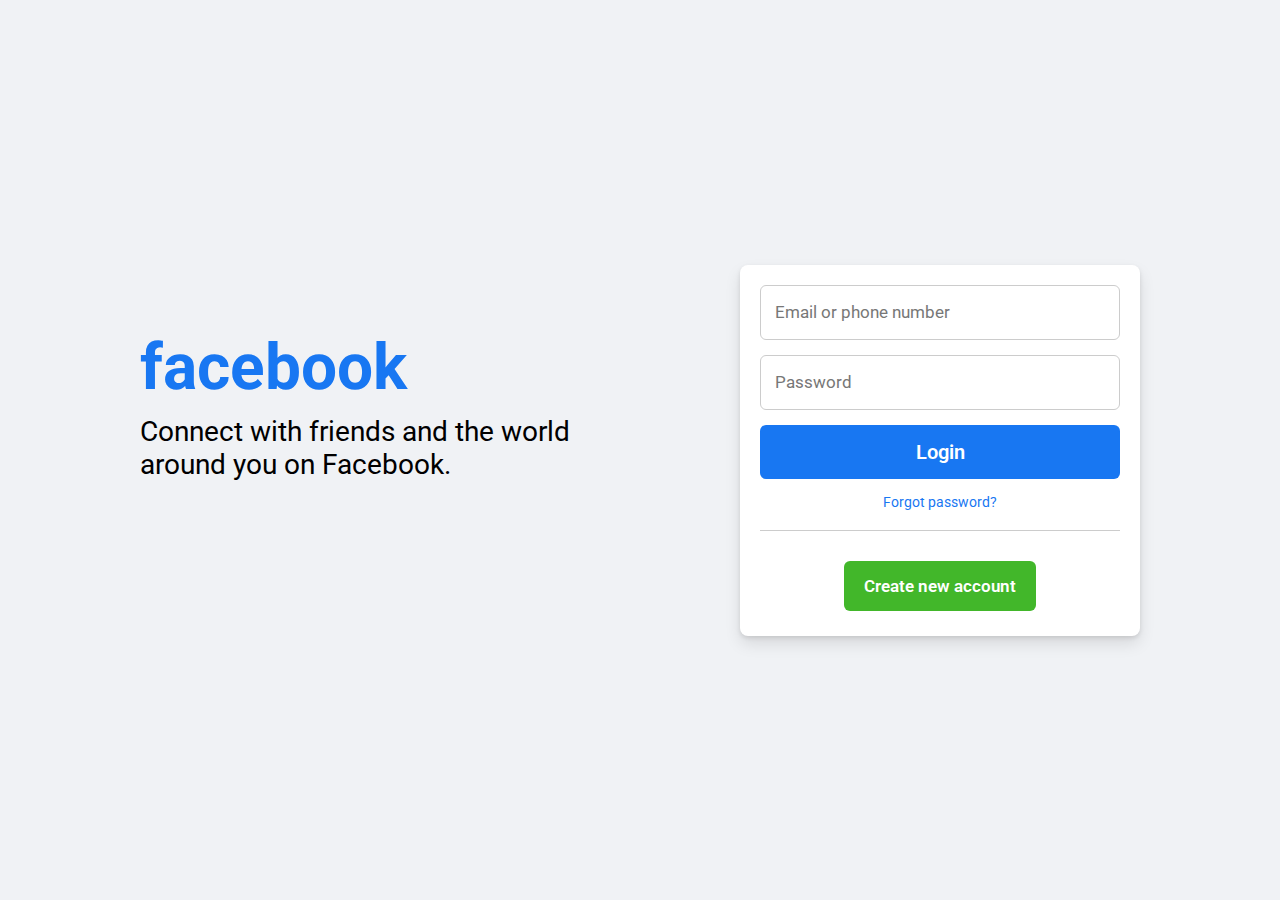
<file: FB-interface/index.html>
<!DOCTYPE html>
<!--DONE BY PRAMODH MANTRI -->
<html lang="en">
  <head>
    <meta charset="UTF-8">
    <meta name="viewport" content="width=device-width, initial-scale=1.0">
    <title>Facebook Login Page | MANTRI CODE</title>
    <link rel="stylesheet" href="style.css">
  </head>
  <body>
    <div class="container flex">
      <div class="facebook-page flex">
        <div class="text">
          <h1>facebook</h1>
          <p>Connect with friends and the world </p>
          <p> around you on Facebook.</p>
        </div>
        <form action="#">
          <input type="email" placeholder="Email or phone number" required>
          <input type="password" placeholder="Password" required>
          <div class="link">
            <button type="submit" class="login">Login</button>
            <a href="#" class="forgot">Forgot password?</a>
          </div>
          <hr>
          <div class="button">
            <a href="#">Create new account</a>
          </div>
        </form>
      </div>
    </div>
  </body>
</html>
</file>
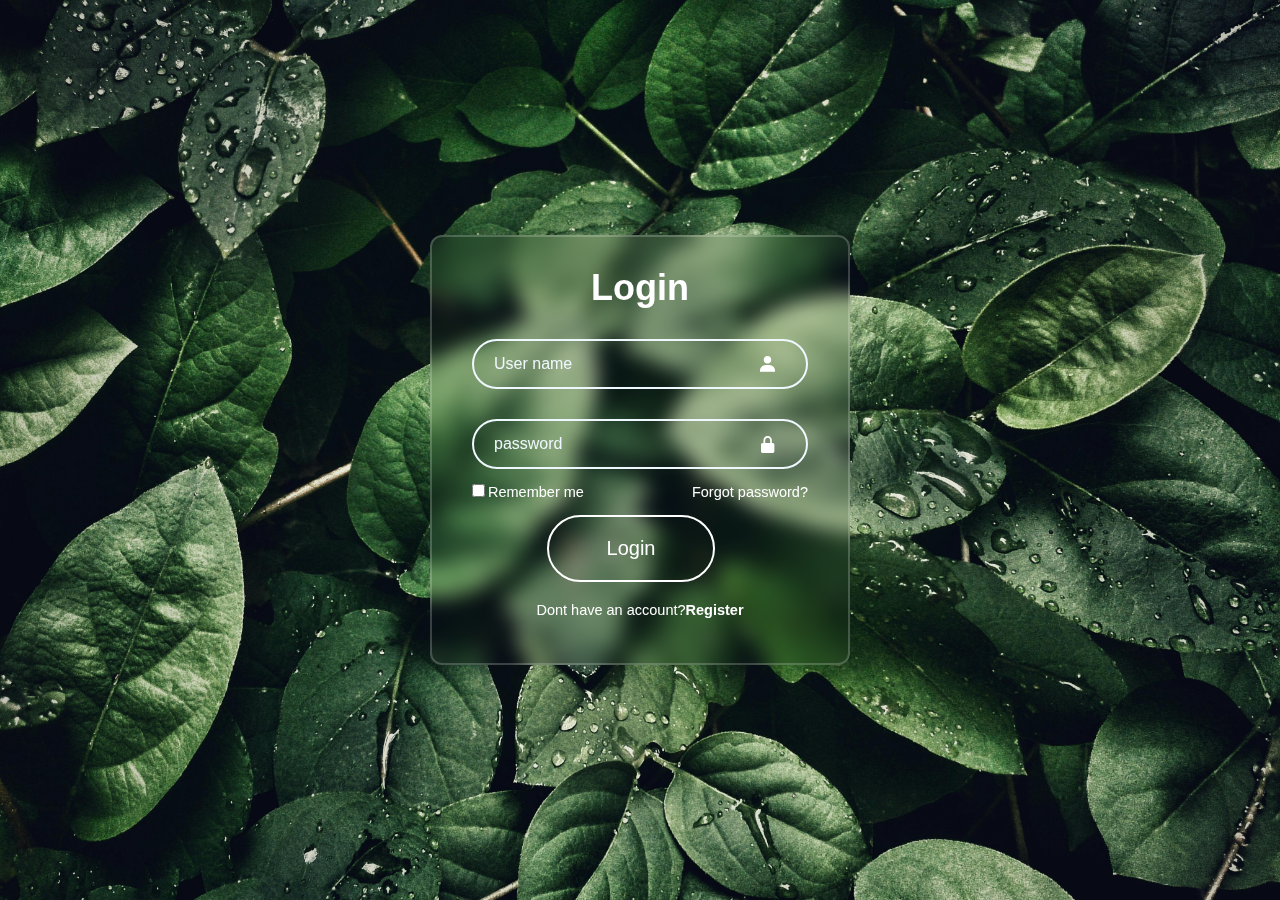
<file: login user/index.html>
<!DOCTYPE html>
<html lang="en">
<head>
    <meta charset="UTF-8">
    <meta name="viewport" content="width=device-width, initial-scale=1.0">
    <title>Document</title>
    <link rel="stylesheet" href="style.css">
    <link href='https://unpkg.com/boxicons@2.1.4/css/boxicons.min.css' rel='stylesheet'>
</head>
<body>
    <div class="wrapper">
        <form action=" ">
            <h1>Login</h1>
            <div class="input-box">
                <input type="text" placeholder="User name">
                <i class='bx bxs-user'></i>
            </div>
            <div class="input-box">
                <input type="password" placeholder="password">
                <i class='bx bxs-lock-alt'></i>
            </div>
            <div class="remember-forget">
                <label><input type="checkbox">Remember me</label>
                <a href="#">Forgot password?</a>
            </div>
            <button type="submit" class="btn">Login</button>
            <div class="register-link">
                <p>Dont have an account?<a href="#">Register</a></p>
            </div>
        </form>
    </div>
</body>
</html>
</file>
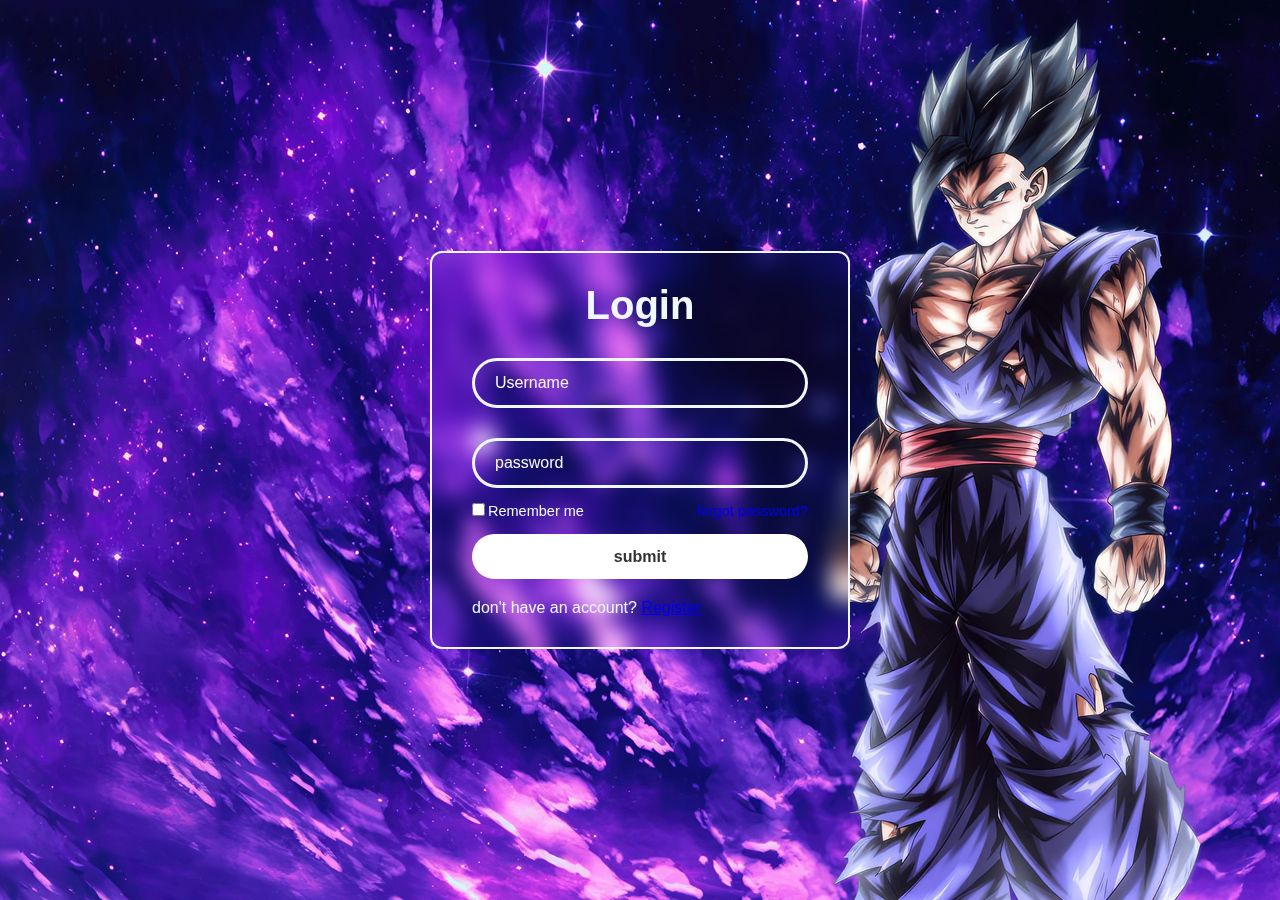
<file: unik login page/index.html>
<!DOCTYPE html>
<html lang="en">
<head>
    <link rel="stylesheet" href="style.css">
</head>
<body>
    <div class="login-body">
        <form action=" ">
            <h1>Login</h1>
            <div class="input-box">
                <input type="text" placeholder="Username">
            </div>
            <div class="input-box">
                <input type="pswd" placeholder="password">
            </div>
            <div class="remember-forget">
                <label><input type="checkbox">Remember me</label>
                <a href="#">forgot password?</a>
            </div>
            <button type="button" class="btn"> submit</button>
            <div class="para">
                <p>don't have an account? <a href="#">Register</a></p>
            </div>
        </form>
    </div>
    
</body>
</html>
</file>
<file: FB-interface/style.css>
@import url('https://fonts.googleapis.com/css2?family=Roboto:wght@300;400;500;700&display=swap');

* {
  margin: 0;
  padding: 0;
  box-sizing: border-box;
  font-family: 'Roboto', sans-serif;
}

.flex {
  display: flex;
  align-items: center;
}

.container {
  padding: 0 15px;
  min-height: 100vh;
  justify-content: center;
  background: #f0f2f5;
}

.facebook-page {
  justify-content: space-between;
  max-width: 1000px;
  width: 100%;
}

.facebook-page .text {
  margin-bottom: 90px;
}

.facebook-page h1 {
  color: #1877f2;
  font-size: 4rem;
  margin-bottom: 10px;
}

.facebook-page p {
  font-size: 1.75rem;
  white-space: nowrap;
}

form {
  display: flex;
  flex-direction: column;
  background: #fff;
  border-radius: 8px;
  padding: 20px;
  box-shadow: 0 2px 4px rgba(0, 0, 0, 0.1),
    0 8px 16px rgba(0, 0, 0, 0.1);
  max-width: 400px;
  width: 100%;
}

form input {
  height: 55px;
  width: 100%;
  border: 1px solid #ccc;
  border-radius: 6px;
  margin-bottom: 15px;
  font-size: 1rem;
  padding: 0 14px;
}

form input:focus {
  outline: none;
  border-color: #1877f2;
}

::placeholder {
  color: #777;
  font-size: 1.063rem;
}

.link {
  display: flex;
  flex-direction: column;
  text-align: center;
  gap: 15px;
}

.link .login {
  border: none;
  outline: none;
  cursor: pointer;
  background: #1877f2;
  padding: 15px 0;
  border-radius: 6px;
  color: #fff;
  font-size: 1.25rem;
  font-weight: 600;
  transition: 0.2s ease;
}

.link .login:hover {
  background: #0d65d9;
}

form a {
  text-decoration: none;
}

.link .forgot {
  color: #1877f2;
  font-size: 0.875rem;
}

.link .forgot:hover {
  text-decoration: underline;
}

hr {
  border: none;
  height: 1px;
  background-color: #ccc;
  margin-bottom: 20px;
  margin-top: 20px;
}

.button {
  margin-top: 25px;
  text-align: center;
  margin-bottom: 20px;
}

.button a {
  padding: 15px 20px;
  background: #42b72a;
  border-radius: 6px;
  color: #fff;
  font-size: 1.063rem;
  font-weight: 600;
  transition: 0.2s ease;
}

.button a:hover {
  background: #3ba626;
}

@media (max-width: 900px) {
  .facebook-page {
    flex-direction: column;
    text-align: center;
  }

  .facebook-page .text {
    margin-bottom: 30px;
  }
}

@media (max-width: 460px) {
  .facebook-page h1 {
    font-size: 3.5rem;
  }

  .facebook-page p {
    font-size: 1.3rem;
  }

  form {
    padding: 15px;
  }
}
</file>
<file: login user/style.css>
*{
    margin: 0%;
    padding: 0%;
    box-sizing: border-box;
    font-family: "poppins", sans-serif;
}
body{
    display: flex;
    justify-content: center;
    align-items: center;
    min-height: 100vh;
    background: url(bj.jpg) no-repeat;
    background-size: cover; 
    background-position: center;
}
.wrapper{
    width: 420px;
    border: 2px solid rgba(255,255,255, .2);
    backdrop-filter: blur(10px);
    color:white;
    border-radius: 12px;
    padding: 30px 40px;
}
.wrapper h1{
    text-align: center;
    font-size: 36px;
}
.wrapper .input-box{
    width: 100%;
    height: 50px;
    position: relative;
    margin: 30px 0;
}
.input-box input{
    width: 100%;
    height: 100%;
    background: transparent;
    border: none;
    outline: none;
    border: 2px solid;
    border-radius: 40px;
    font-size: 16px;
    color: aliceblue;
    padding: 20px 45px 20px 20px;
}
.input-box input::placeholder{
    color: aliceblue;
}
.input-box i{
    position: absolute;
    right: 20px;
    top: 30%;
    transform: translate(-50%);
    font-size: 20px;

}
.wrapper .remember-forget{
    display: flex;
    justify-content: space-between;
    font-size: 14.5px;
    margin: -15px 0 15px;
}
.remember-forget label input{
    accent-color: #fff;
    margin-right: 3px;
}
.remember-forget a{
    color: #fff;
    text-decoration: none;

}
.remember-forget a:hover{
    text-decoration: underline;

}

.wrapper .register-link{
    font-size: 14.5px;
    text-align: center;
    margin: 20px 0 15px;
}
.register-link p a{
    color: #fff;
    text-decoration: none;
    font-weight: bold;
}
.register-link p a:hover{
    text-decoration: underline;
}
.btn{
    width: 50%;
    height: 50%;
    background: transparent;
    border: none;
    outline: none;
    border: 2px solid;
    border-radius: 40px;
    font-size: 20px;
    color: rgb(255, 255, 255);
    padding: 20px 20px 20px 20px;
    margin-left: 75px;
}
</file>
<file: unik login page/style.css>
*{
    margin: 0%;
    padding: 0%;
    box-sizing: border-box;
    font-family: "poppins", sans-serif;
}

body{
    display: flex;
    justify-content: center;
    align-items: center;
    background-size: cover;
    min-height: 100vh;
    background-position: center;
    background: url(user.dd.jpg)no-repeat;
}
.login-body{
    width: 420px;
    border: 2px solid;
    backdrop-filter: blur(10px);
    border-radius: 12px;
    padding: 30px 40px;
    color: aliceblue;
}
.login-body h1{
    text-align: center;
    font-size: 40px;
}
.login-body .input-box{
    width: 100%;
    height: 50px;
    position: relative;
    margin: 30px 0;
}

.input-box input{
    width: 100%;
    height: 100%;
    background: transparent;
    border: none;
    outline: none;
    border: 3px solid;
    border-radius: 40px;
    font-size: 16px;
    color: aliceblue;
    padding: 20px 45px 20px 20px;

}
.input-box input::placeholder{
    color: rgb(247, 246, 245);
}




.login-body .remember-forget{
    display: flex;
    justify-content: space-between;
    font-size: 14.5px;
    margin: -15px 0 15px;
}
.remember-forget label input{
    accent-color: #f0dede;
    margin-right: 3px;
}
.remember-forget a{
    color: fff;
    text-decoration: none;

}
.remember-forget a:hover{
    text-decoration: underline;

}
.login-body .register-link{
    font-size: 14.5px;
    text-align: center;
    margin: 20px 0 15px;
}
.register-link p a{
    color: #fff;
    text-decoration: none;
    font-weight: bold;
}
.register-link p a:hover{
    text-decoration: underline;
}
.login-body .btn{
    width: 100%;
    height: 45px;
    background-color: #fff;
    border: none;
    outline: none;
    border-radius: 40px;
    cursor: pointer;
    font-size: 16px;
    color: #333;
    font-weight: 700;
}
.para{
    padding-top: 20px;
}
</file>
